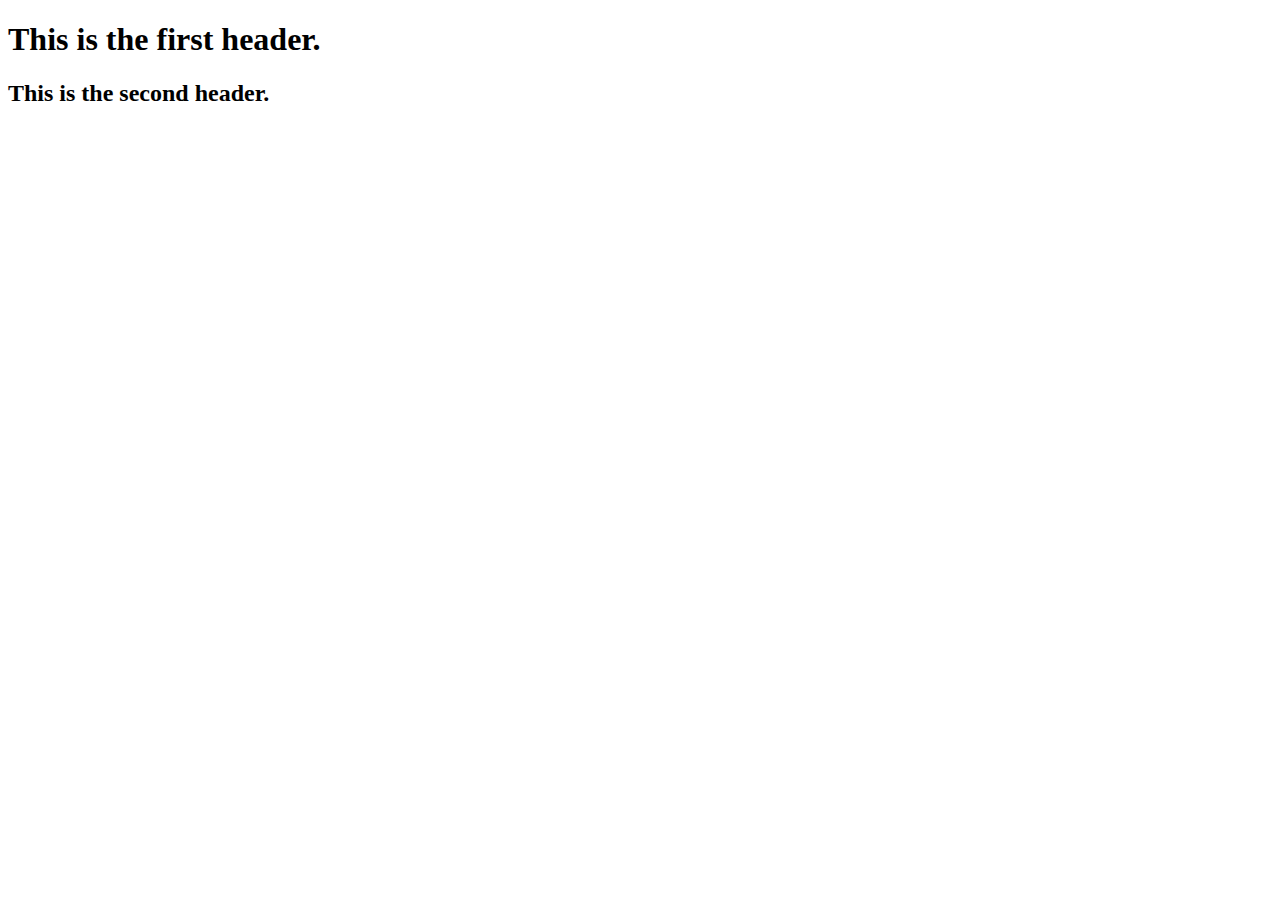
<file: index.html>
<!DOCTYPE html>
<html lang="en">
    <head>
        <!-- Required meta tags -->
        <meta charset="utf-8">
        <meta name="viewport" content="width=device-width, initial-scale=1">

        <!-- Bootstrap CSS -->
        <link href="https://cdn.jsdelivr.net/npm/bootstrap@5.0.0-beta3/dist/css/bootstrap.min.css" rel="stylesheet" integrity="sha384-eOJMYsd53ii+scO/bJGFsiCZc+5NDVN2yr8+0RDqr0Ql0h+rP48ckxlpbzKgwra6" crossorigin="anonymous">

        <title>Good Food</title>
    </head>
    <body>
        <h1>This is the first header.</h1>
        <h2>This is the second header.</h2>

        <!-- Java Script -->
        <script src="https://cdn.jsdelivr.net/npm/bootstrap@5.0.0-beta3/dist/js/bootstrap.bundle.min.js" integrity="sha384-JEW9xMcG8R+pH31jmWH6WWP0WintQrMb4s7ZOdauHnUtxwoG2vI5DkLtS3qm9Ekf" crossorigin="anonymous"></script>

    </body>
</html>
</file>
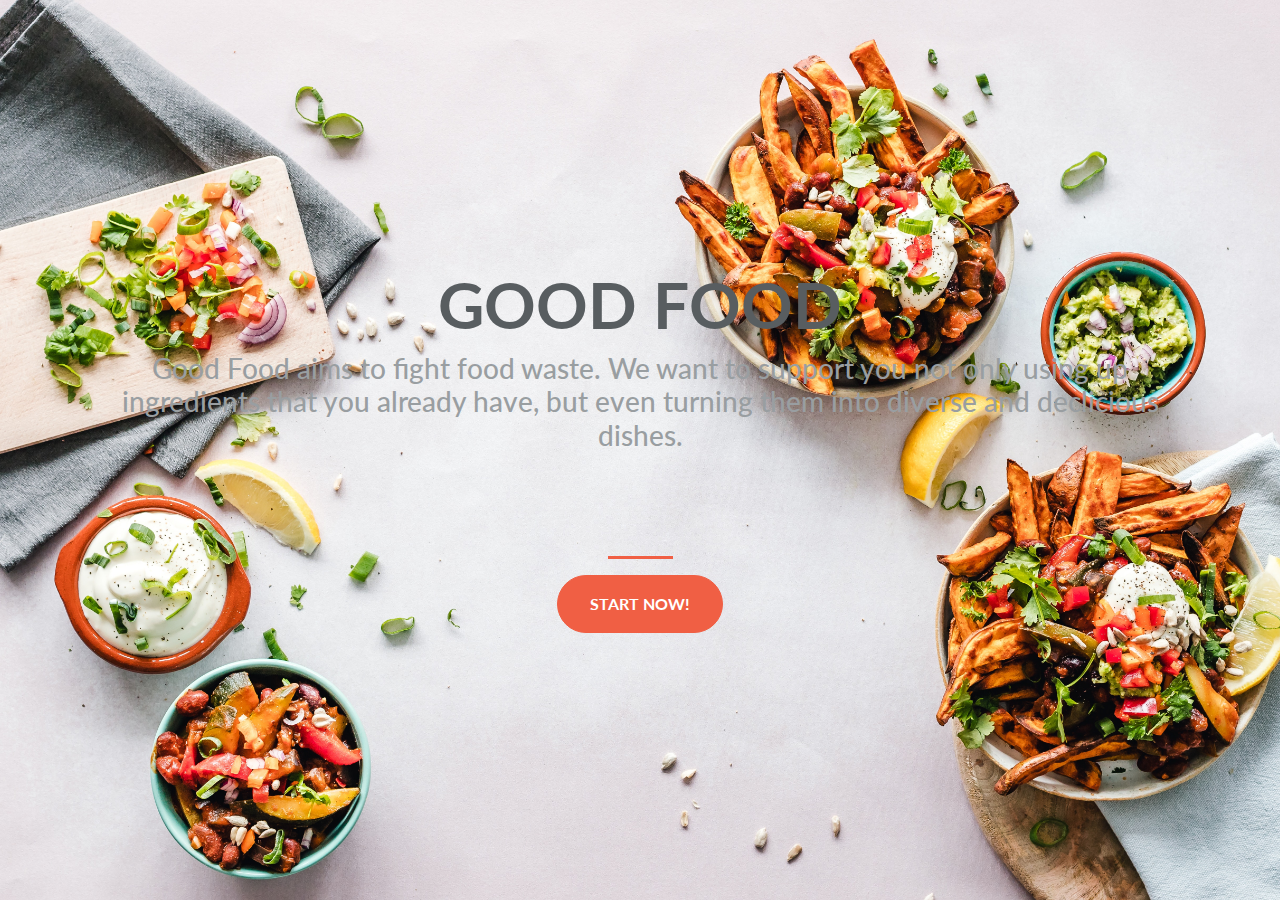
<file: 01_Landing page.html>
<!DOCTYPE html>
<html lang="en">
    <head>
        <title>Good Food - Fighting Food Waste</title>
        <!-- Required meta tags -->
        <meta charset="utf-8">
        <meta name="viewport" content="width=device-width, initial-scale=1">
        
        <!-- Google Fonts -->
        <link href="https://fonts.googleapis.com/css2?family=Lato&display=swap" rel="stylesheet">

        <!-- Bootstrap CSS -->
        <link rel="stylesheet" href="https://stackpath.bootstrapcdn.com/bootstrap/4.3.1/css/bootstrap.min.css" integrity="sha384-ggOyR0iXCbMQv3Xipma34MD+dH/1fQ784/j6cY/iJTQUOhcWr7x9JvoRxT2MZw1T" crossorigin="anonymous">

        <!-- Own stylesheet -->
        <link rel="stylesheet" type="text/css" href="style.css">

    </head>
    <body>
        <div class="container d-flex align-items-center h-100">
            <div class="row">
            <header class="text-center col-12">
                <h1 class="text-uppercase"><strong>Good Food</strong></h1>
                <h2>Good Food aims to fight food waste. We want to support you not only using up ingredients that you already have, but even turning them into diverse and declicious dishes.</h2>
            </header>
            <div class="buffer col-12"></div>
            <section class="text-center col-12">
                <hr>
                <a class="btn btn-primary btn-xl" href="02_Ingredients.html" role="button">Start now!</a>
            </section>
            </div>
        </div>
    </body>
</html>


<!-- <button class="btn btn-primary btn-xl" href="02_Ingredients.html">Start now!</button> -->
</file>
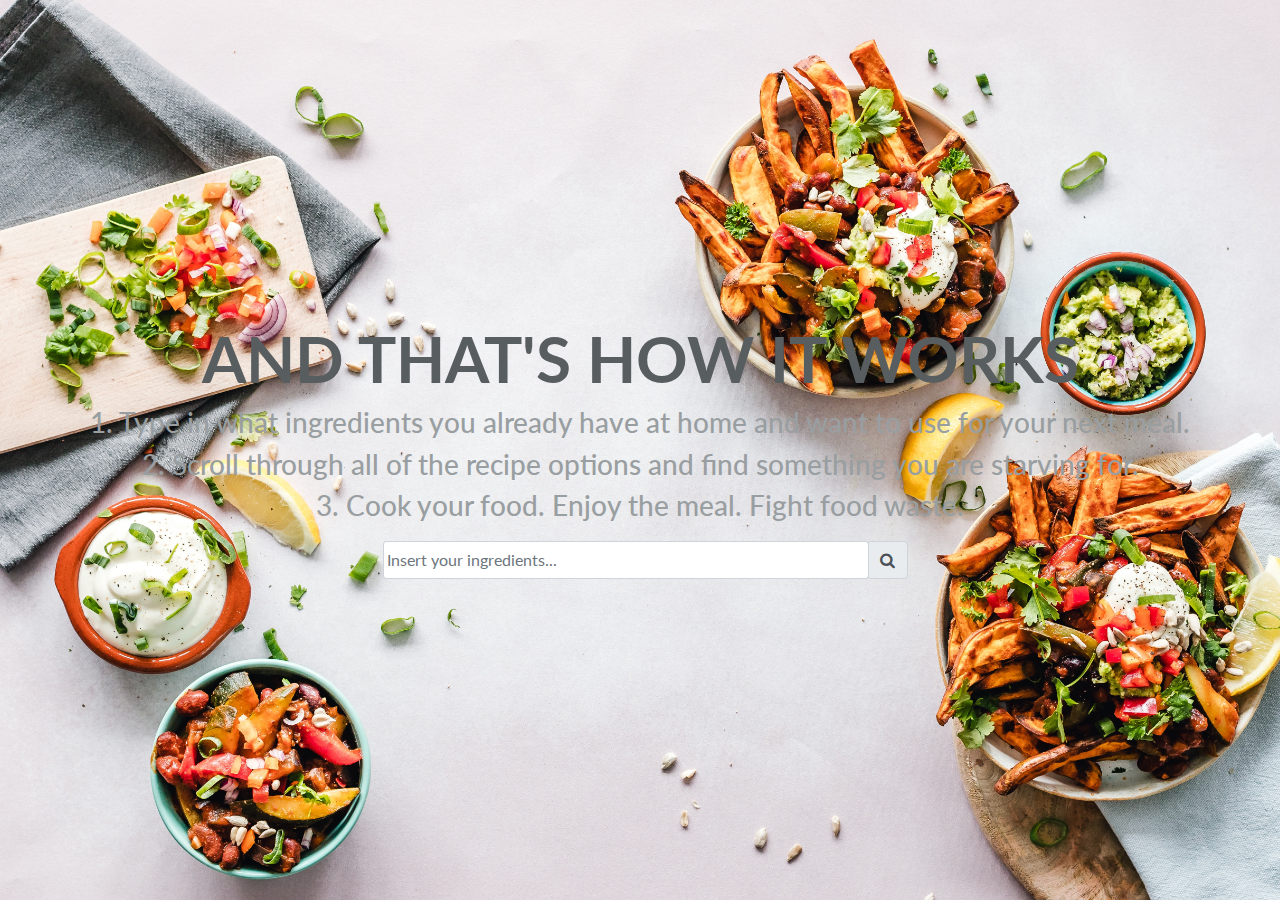
<file: 02_Ingredients.html>
<!DOCTYPE html>
<html lang="en">
    <head>
        <title>Good Food - Fighting Food Waste</title>
        <!-- Required meta tags -->
        <meta charset="utf-8">
        <meta name="viewport" content="width=device-width, initial-scale=1">
        
        <!-- Google Fonts -->
        <link href="https://fonts.googleapis.com/css2?family=Lato&display=swap" rel="stylesheet">

        <!-- Bootstrap CSS -->
        <link rel="stylesheet" href="https://stackpath.bootstrapcdn.com/bootstrap/4.3.1/css/bootstrap.min.css" integrity="sha384-ggOyR0iXCbMQv3Xipma34MD+dH/1fQ784/j6cY/iJTQUOhcWr7x9JvoRxT2MZw1T" crossorigin="anonymous">

        <!-- Own stylesheet -->
        <link rel="stylesheet" type="text/css" href="style.css">
        <link href="https://maxcdn.bootstrapcdn.com/font-awesome/4.7.0/css/font-awesome.min.css" rel="stylesheet">

    </head>
    <body>
        <div class="container d-flex align-items-center h-100">
            <div class="row">
            <header class="text-center col-12">
                <h1 class="text-uppercase"><strong>And that's how it works</strong></h1>
                <h3>1. Type in what ingredients you already have at home and want to use for your next meal.</h3>
                <h3>2. Scroll through all of the recipe options and find something you are starving for.</h3>
                <h3>3. Cook your food. Enjoy the meal. Fight food waste.</h3>
            </header>
           
            <!-- <div class="buffer col-12"></div>
            <div class="input-group rounded">
                <input type="search" class="form-control rounded" placeholder="Search" aria-label="Search"
                  aria-describedby="search-addon" />
                <span class="input-group-text border-0" id="search-addon">
                  <i class="fas fa-search"></i>
                </span>
            </div> -->

            <div class="container h-100">
                <div class="d-flex justify-content-center h-100">
                    <div id="custom-search-input">
                        <div class="input-group col-md-12">
                            <input type="text" class="search-query form-control" placeholder="Insert your ingredients..."/>
                            <div class="input-group-append">
                                <div class="input-group-append">
                                    <div class="input-group-text"><i class="fa fa-search"></i></div>
                                </div>   
                            </div>   
                        </div>   
                    </div>
                </div>
            </div>          

        </div>
    </body>
</html>
</file>
<file: style.css>
body,
html {
    width: 100%;
    height: 100%;
    font-family: 'Lato', sans-serif;
    background: url(landingpage.jpg) no-repeat center center fixed; 
    -webkit-background-size: cover;
    -moz-background-size: cover;
    -o-background-size: cover;
    background-size: cover;

}

h1 {
    font-size: 4rem; 
    color: #585D60;
}

h2 {
    font-size: 1.75rem; 
    color: #999ea1;
}

h3 {
    font-size: 1.75rem; 
    color: #999ea1;
}

hr {
    border-color: #F05F44;
    border-width: 3px; 
    max-width: 65px; 
}

.buffer {
    height: 5rem; 
}

.btn {
    font-weight: 700; 
    border-radius: 300px; 
    text-transform: uppercase;
}

.btn-primary {
    background-color: #F05F44; 
    border-color: #F05F44;
}

.btn-primary:hover {
    background-color: #ee4b08; 
    border-color: #ee4b08;
    border-width: 4px; 
}

.btn-xl {
    padding: 1rem 2rem; 
}

/* styling search bar */
#custom-search-input {
    margin:0;
    margin-top: 10px;
    margin-left: 10px;
    padding: 0;
    width: 50%;
}

#custom-search-input .search-query {
    padding-right: 3px;
    padding-right: 4px \9;
    padding-left: 3px;
    padding-left: 4px \9;
    /* IE7-8 doesn't have border-radius, so don't indent the padding */

    margin-bottom: 0;
    -webkit-border-radius: 3px;
    -moz-border-radius: 3px;
    border-radius: 3px;
}

#custom-search-input button {
    border: 0;
    background: none;
    /** belows styles are working good */
    padding: 2px 5px;
    margin-top: 2px;
    position: relative;
    left: -28px;
    /* IE7-8 doesn't have border-radius, so don't indent the padding */
    margin-bottom: 0;
    -webkit-border-radius: 3px;
    -moz-border-radius: 3px;
    border-radius: 3px;
    color:#D9230F;
}

.search-query:focus + button {
    z-index: 3;   
}
</file>
